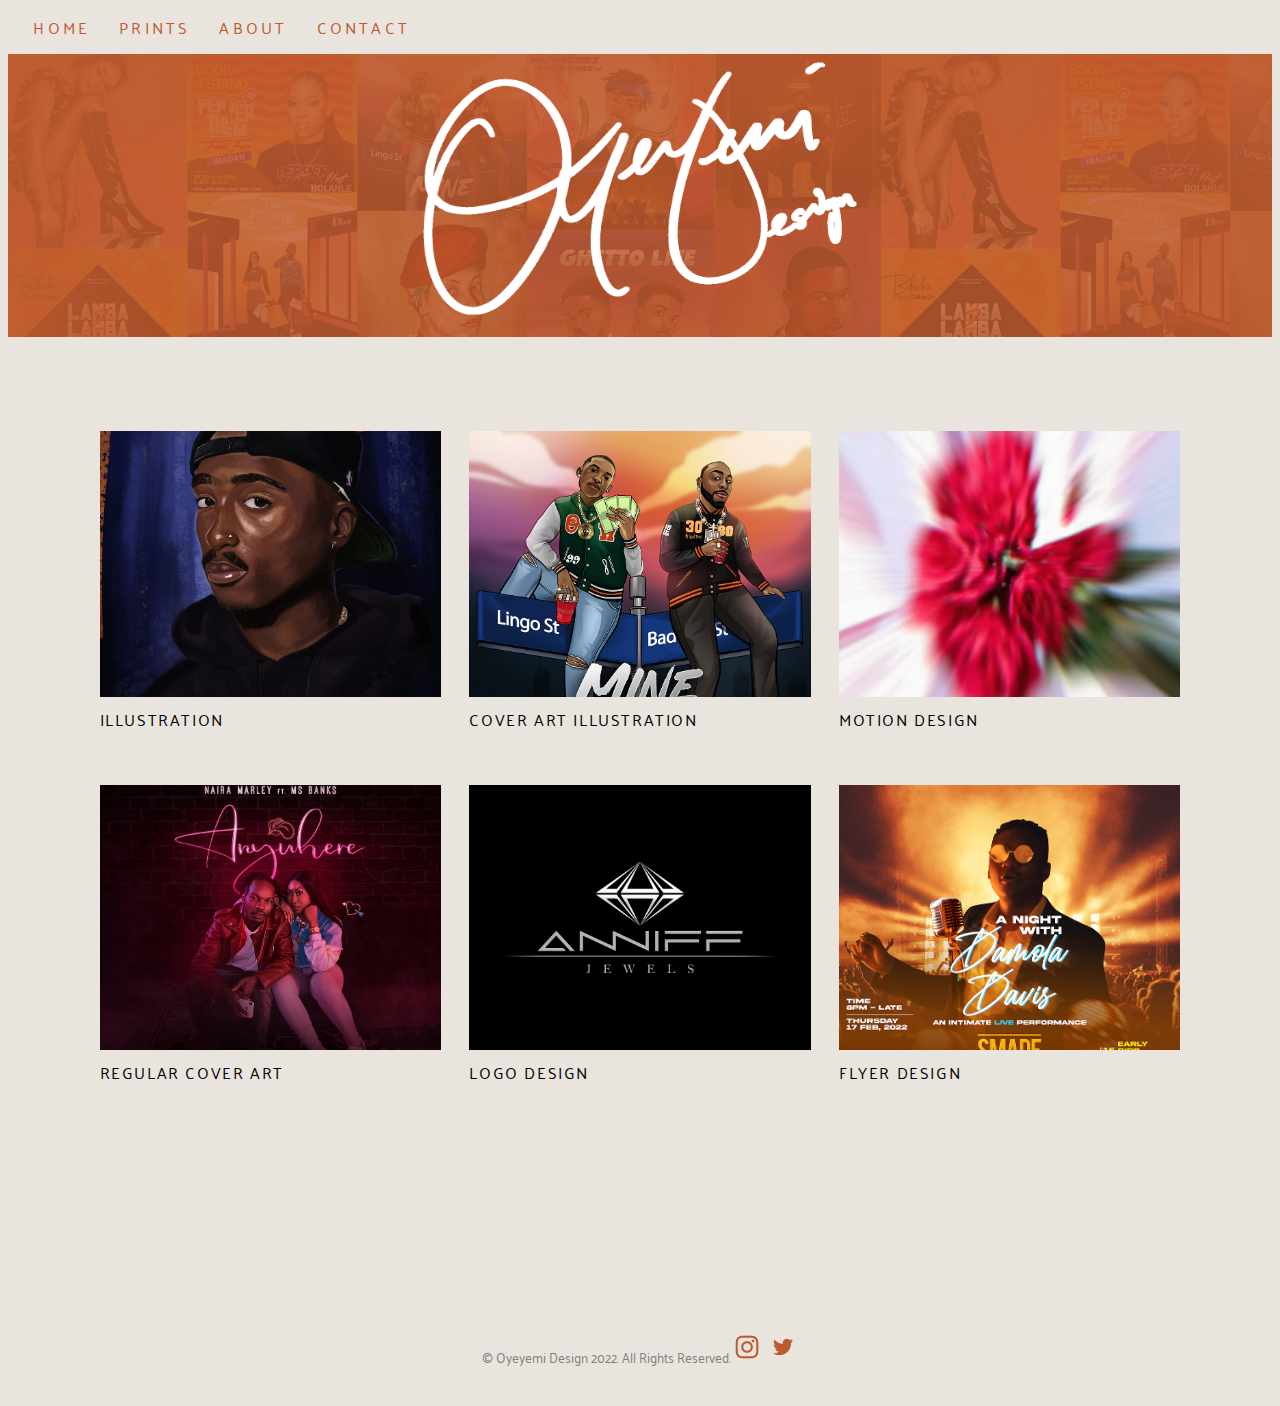
<file: index.html>
<html lang="en">
<head>
    <meta charset="UTF-8">
    <meta http-equiv="X-UA-Compatible" content="IE=edge">
    <meta name="viewport" content="width=device-width, initial-scale=1.0">
    <title>Oyeyemi Design</title>
    <link rel="stylesheet" href="/style.css">
    <link href="https://fonts.googleapis.com/css2?family=Palanquin:wght@300&display=swap" rel="stylesheet">
</head>
<body>
    <header>
        <nav>
            <a href="#home">home</a>
            <a href="https://www.inprnt.com/gallery/oyeyemi/" target="_blank">prints</a>
            <a href="/about.html">about</a>
            <a href="mailto:oyeyemidesign@gmail.com">contact</a>   
        </nav>
        <div class="logo">
            <img src="/resources/images/logo.png" alt="logo">
        </div>
        
        
    </header>
    <article>
        <div class="main">
            <figure class="illustration">
                <a href="./illustration.html"><img class="pac" src="/resources/images/illustrations/review 2pac.jpg" alt="link to illustration"></a>
                <a href="/illustration.html" class="caption">illustration</a>
             </figure>
            <figure class="coverartil">
                <a href="/cover art illustration.html"><img class="chino" src="/resources/images/cover art (Illustration)/Chino.jpg" alt=""></a>
                <a class="caption" href="/cover art illustration.html">cover art illustration</a>
            </figure>
            <figure class="motion">
                <a href="/motion design.html"><img class="motionimg" src="/resources/images/motion design/flower .png" alt="link to motion"></a>
                <a class="caption" href="/motion design.html">motion design</a>
            </figure>
            <figure class="coverart">
                <a href="/cover art.html"><img class="cover" src="/resources/images/cover art /NM anywhere.jpg" alt="link to cover art"></a>
                <a class="caption" href="/cover art.html"> Regular cover art</a>
            </figure>
            <figure class="logodesign">
                <a href="/logo.html"><img class="logo" src="/resources/images/logo design/aniff jewels.jpg" alt="link to cover logo"></a>
                <a class="caption" href="/logo.html">logo design</a>
            </figure>
            <figure class="flyerdesign">
                <a href="/flyer.html"><img class="flyer" src="/resources/images/flyer/a night_.jpg" alt="link to cover flyer"></a>
                <a class="caption" href="/flyer.html">flyer design</a>
            </figure>
        </div>
            
    </article>
    <footer>
        
        <div class="insta">
            <p>&copy; Oyeyemi Design 2022. All Rights Reserved.</p>
            <div class="image">
                <a  href="https://www.instagram.com/oyeyemidesign/"><img src="/resources/images/Instagram.png" alt="instagram link"></a>
                <a  href="https://twitter.com/oyeyemidesign"><img src="/resources/images/twitter.png" alt="twitter link"></a>
            </div>  
        </div>     
    </footer>
</body>
</html>
</file>
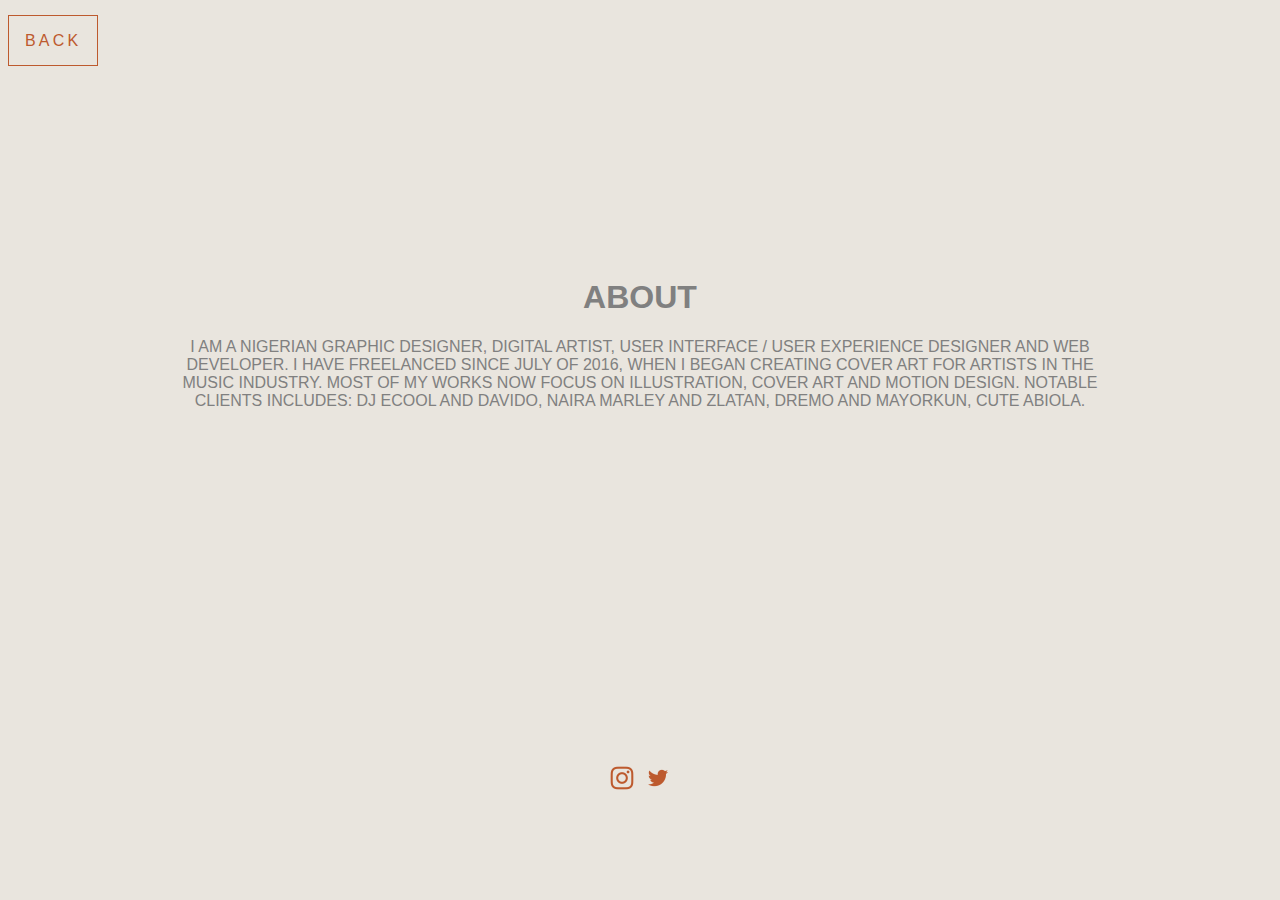
<file: about.html>
<!DOCTYPE html>
<html lang="en">
<head>
    <meta charset="UTF-8">
    <meta http-equiv="X-UA-Compatible" content="IE=edge">
    <meta name="viewport" content="width=device-width, initial-scale=1.0">
    <title>About me</title>
    <link rel="stylesheet" href="/about.css">
</head>
<body>
    <header>
        <a href="/index.html">back</a>
    </header>
    <article>
       <h1>about</h1>
       
       <p>I am a Nigerian graphic designer, digital artist, user interface / user experience designer and web developer. I have freelanced since July of 2016, when I began creating cover art for artists in the music industry.
        Most of my works now focus on Illustration, Cover art and motion design. 
        Notable clients includes: Dj ecool and Davido, Naira marley and Zlatan, Dremo and Mayorkun, Cute Abiola. 
       </p> 
     
    </article>
    <footer>
        
        <div class="insta">
           
            <div class="image">
                <a  href="https://www.instagram.com/oyeyemidesign/"><img src="/resources/images/Instagram.png" alt="instagram link"></a>
                <a  href="https://twitter.com/oyeyemidesign"><img src="/resources/images/twitter.png" alt="twitter link"></a>

            </div>   
        </div>
        
    </footer>
</body>
</html>
</file>
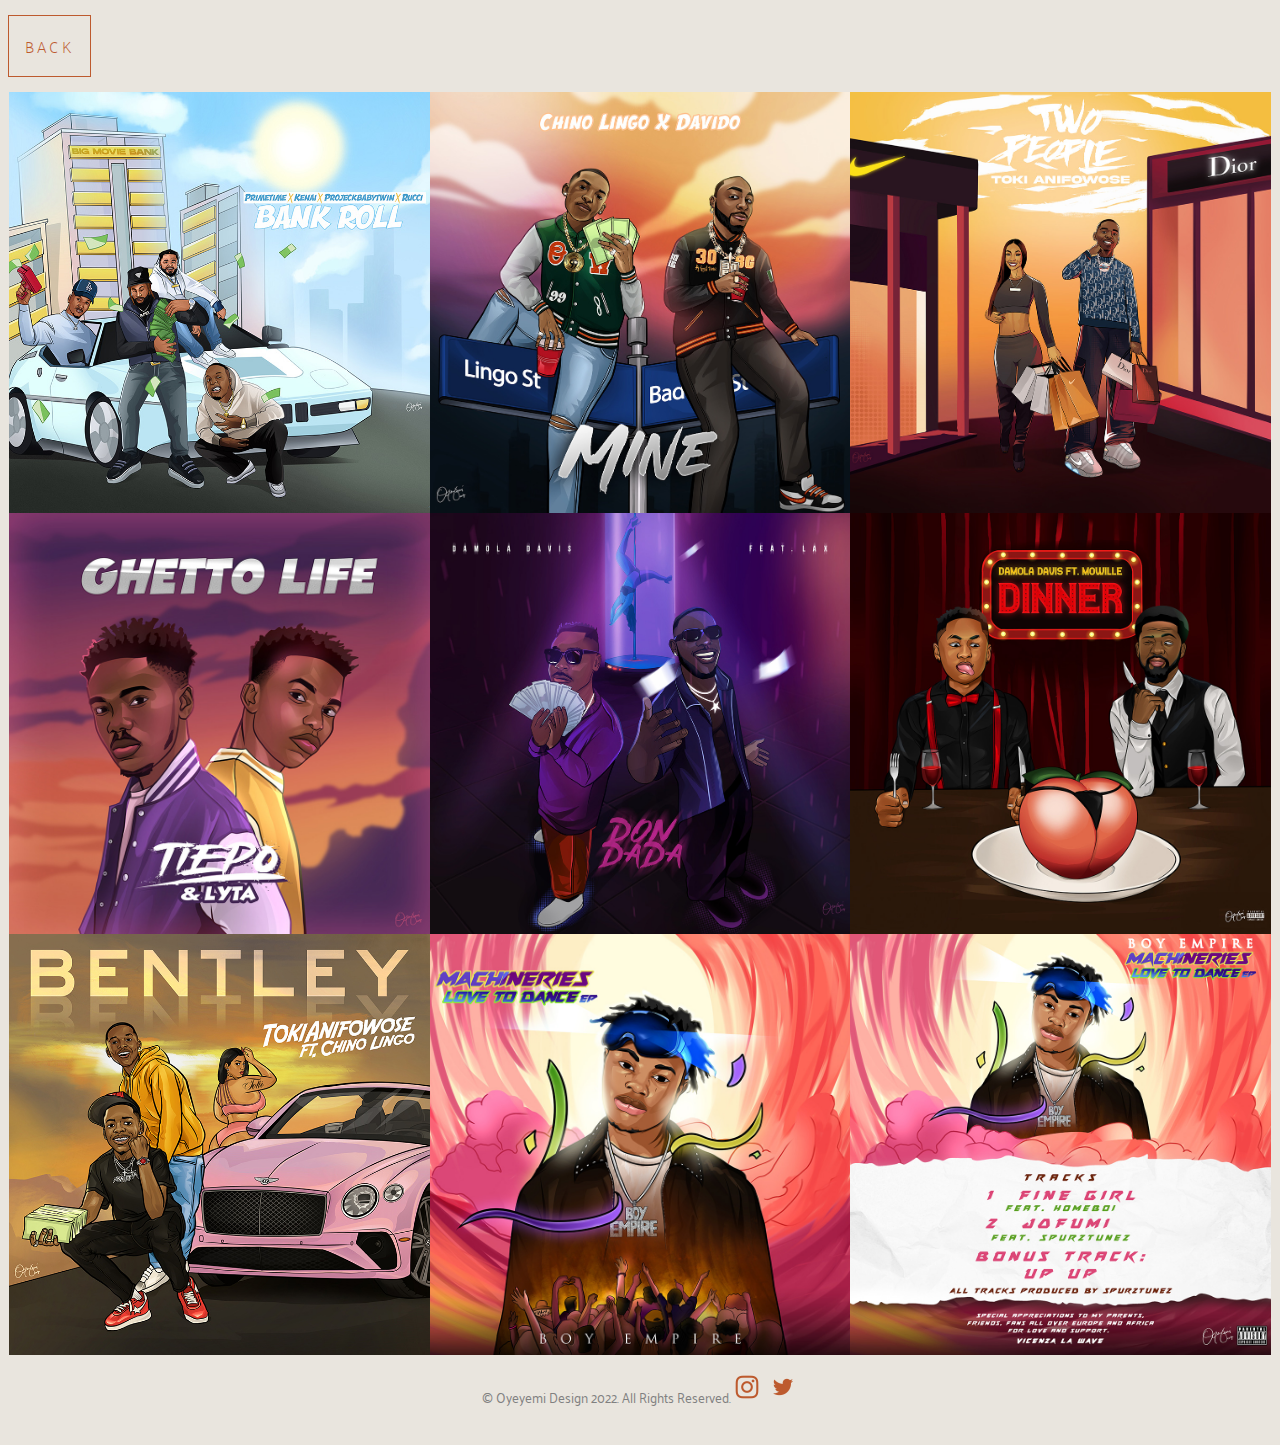
<file: cover art illustration.html>
<html lang="en">
<head>
    <meta charset="UTF-8">
    <meta http-equiv="X-UA-Compatible" content="IE=edge">
    <meta name="viewport" content="width=device-width, initial-scale=1.0">
    <title>cover art illustration</title>
    <link rel="stylesheet" href="/coverart illus.css">
    <link href="https://fonts.googleapis.com/css2?family=Palanquin:wght@300&display=swap" rel="stylesheet">
</head>
<body>
    <header>
        <a href="/index.html">back</a>
    </header>
    <article>
        <img src="/resources/images/cover art (Illustration)/Bank_Roll.jpg" alt="bank roll by primetime">
        <img src="/resources/images/cover art (Illustration)/Chino.jpg" alt="mine by chino and davido">
        <img src="/resources/images/cover art (Illustration)/2_Ppl.jpg" alt="">
        <img src="/resources/images/cover art (Illustration)/Ghetto life.jpg" alt="ghetto life">
        <img src="/resources/images/cover art (Illustration)/Don_2Dada.jpg" alt="don dada">
        <img src="/resources/images/cover art (Illustration)/Dinner.jpg" alt="dinner">
        <img src="/resources/images/cover art (Illustration)/TOKI-_Bentley.jpg" alt="bentley">
        <img src="/resources/images/cover art (Illustration)/Machineries1.jpg" alt="machineries ep">
        <img src="/resources/images/cover art (Illustration)/machineries.jpg" alt="machineries ep back">
        
        
    </article>
    <footer>
        
        <div class="insta">
            <p>&copy; Oyeyemi Design 2022. All Rights Reserved.</p>
            <div class="image">
                <a  href="https://www.instagram.com/oyeyemidesign/"><img src="/resources/images/Instagram.png" alt="instagram link"></a>
                <a  href="https://twitter.com/oyeyemidesign"><img src="/resources/images/twitter.png" alt="twitter link"></a>
            </div>  
        </div>     
    </footer>
</body>
</html>
</file>
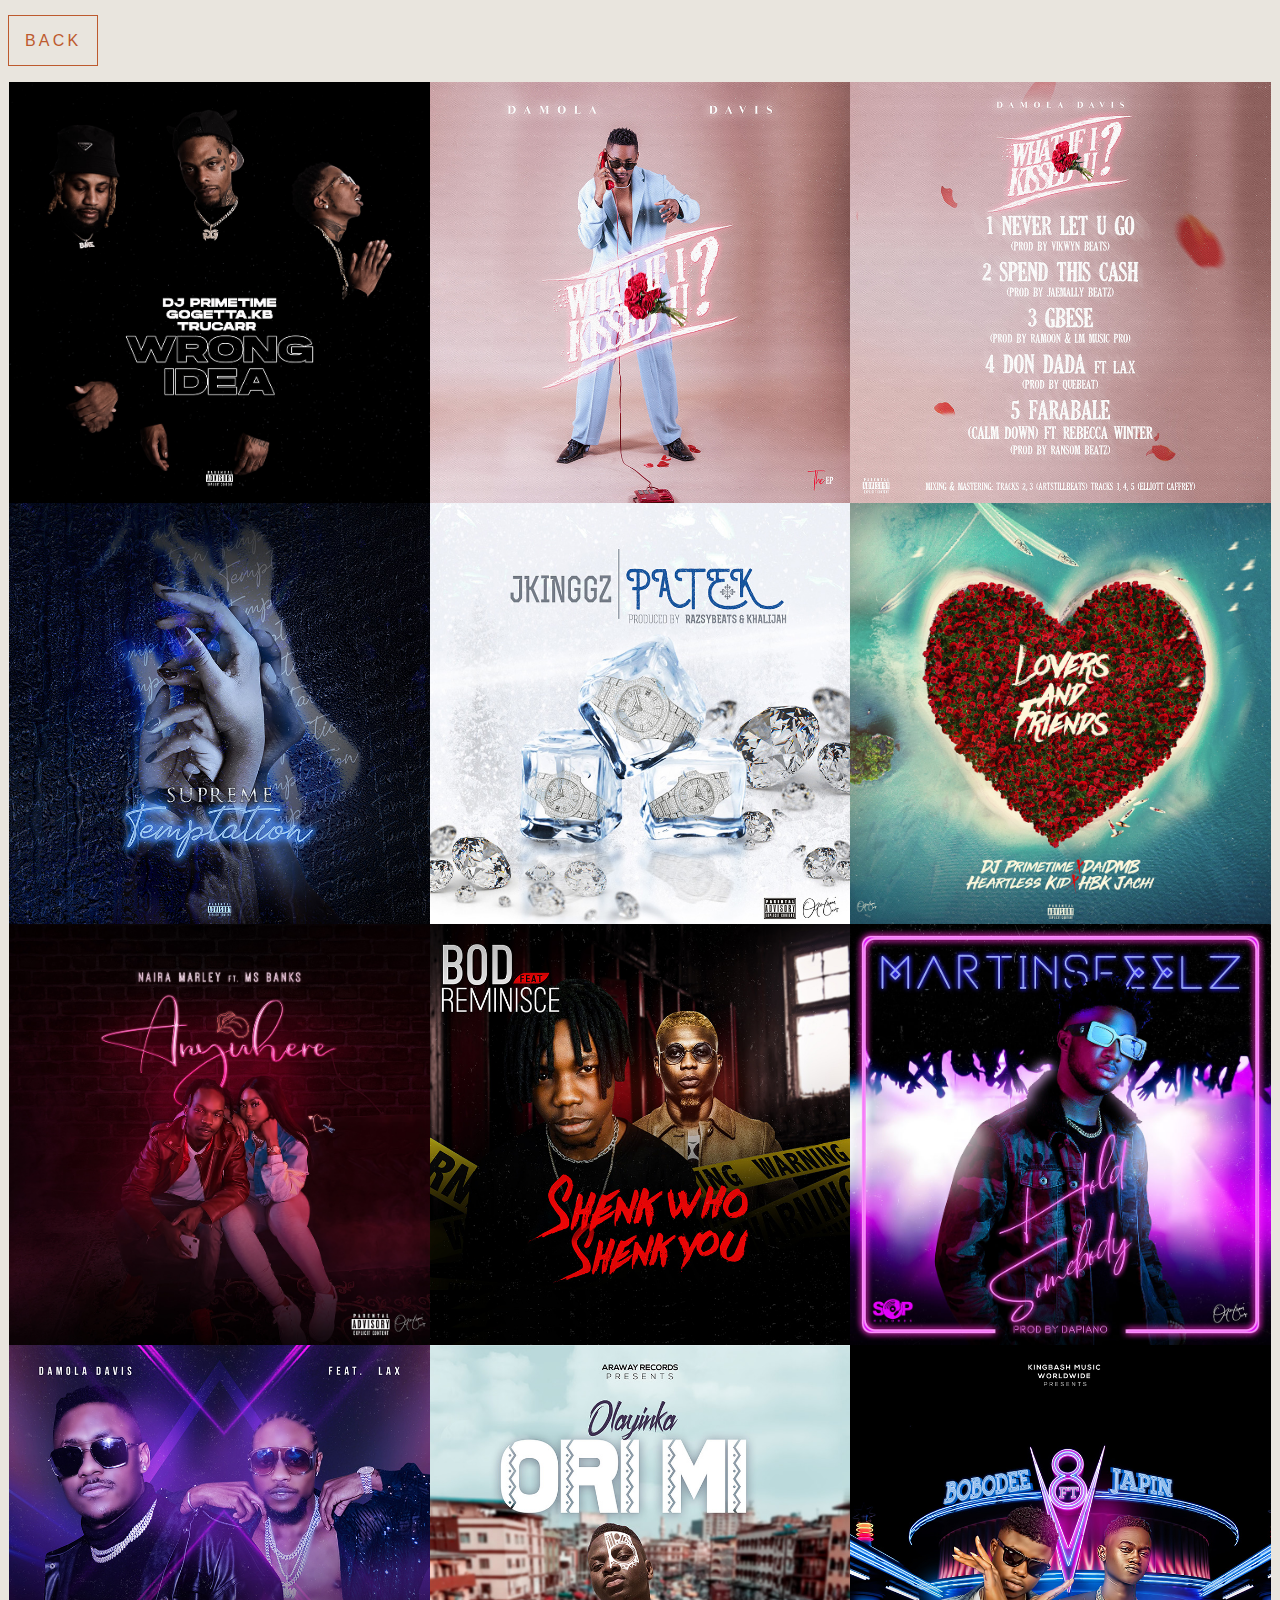
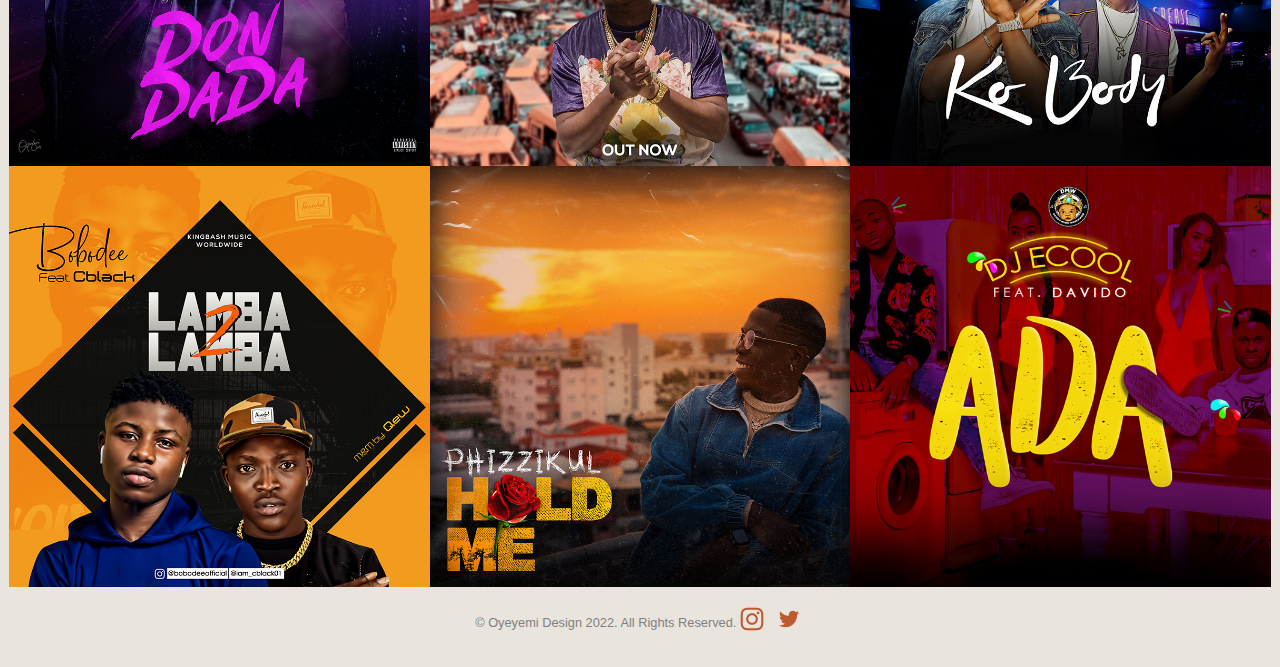
<file: cover art.html>
<html lang="en">
<head>
    <meta charset="UTF-8">
    <meta http-equiv="X-UA-Compatible" content="IE=edge">
    <meta name="viewport" content="width=device-width, initial-scale=1.0">
    <title>Regular cover art</title>
    <link rel="stylesheet" href="/coverart.css">
</head>
<body>
    <header>
        <a href="/index.html">back</a>
    </header>
    <article>
        <img src="/resources/images/cover art /wrong Idea.jpg" alt="wrong idea by primetime">
        <img src="/resources/images/cover art /what if ep 2.jpg" alt="ep by damola davis">
        <img src="/resources/images/cover art /what if ep back.jpg" alt="ep by damola davis">
        <img src="/resources/images/cover art /emptation_.jpg" alt="temptation cover">
        <img src="/resources/images/cover art /patek.jpg" alt="jkinggz patek cover">
        <img src="/resources/images/cover art /lovers n friends.jpg" alt="lovers and friends cover">
        <img src="/resources/images/cover art /NM anywhere.jpg" alt="naira marley cover">
        <img src="/resources/images/cover art /bod.jpg" alt="shenk who cover">
        <img src="/resources/images/cover art /martins feelz_.jpg" alt="hold somebody cover">
        <img src="/resources/images/cover art /dondada.jpg" alt="don dada cover">
        <img src="/resources/images/cover art /olayinka.jpg" alt="ori mi cover">
        <img src="/resources/images/cover art /ko body.jpg" alt="ko body cover">
        <img src="/resources/images/cover art /lamba.jpg" alt="lamba cover">
        <img src="/resources/images/cover art /hold me.jpg" alt="hold me cover">
        <img src="/resources/images/cover art /ecool ada.jpg" alt="ada cover">

        
        
    </article>
    <footer>
        
        <div class="insta">
            <p>&copy; Oyeyemi Design 2022. All Rights Reserved.</p>
            <div class="image">
                <a  href="https://www.instagram.com/oyeyemidesign/"><img src="/resources/images/Instagram.png" alt="instagram link"></a>
                <a  href="https://twitter.com/oyeyemidesign"><img src="/resources/images/twitter.png" alt="twitter link"></a>

            </div>   
        </div>
        
    </footer>
    
</body>
</html>
</file>
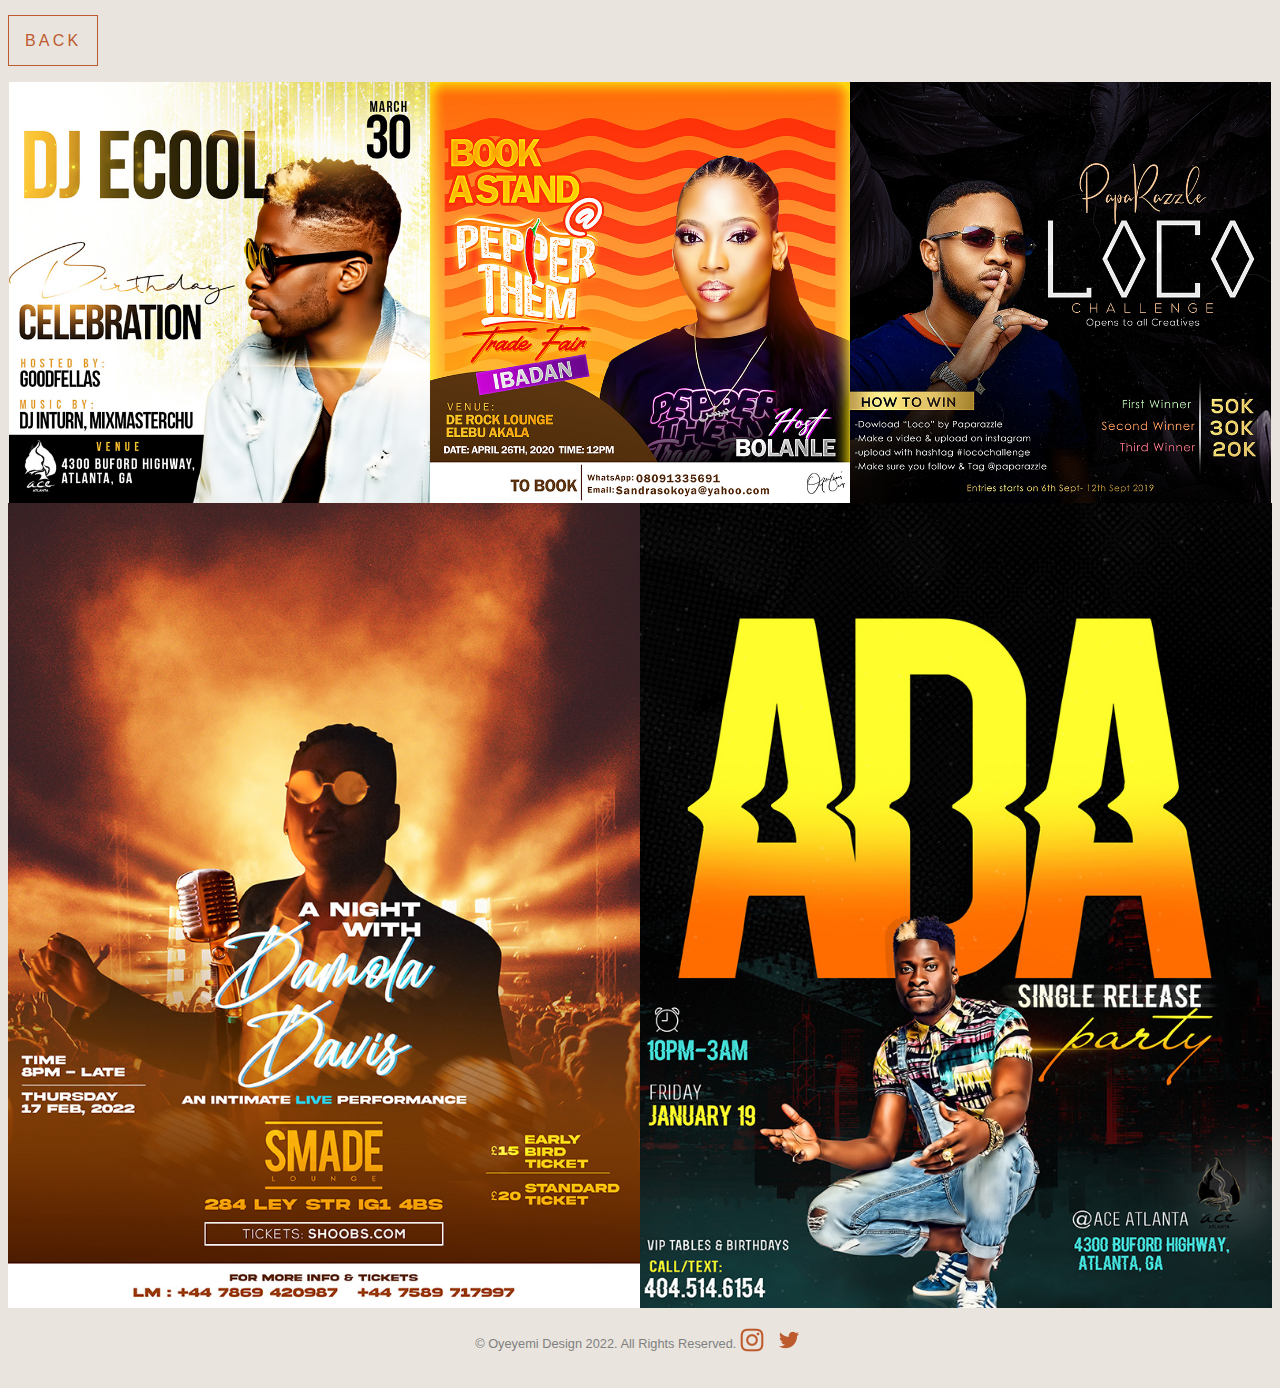
<file: flyer.html>
<html lang="en">
<head>
    <meta charset="UTF-8">
    <meta http-equiv="X-UA-Compatible" content="IE=edge">
    <meta name="viewport" content="width=device-width, initial-scale=1.0">
    <title>flyer design</title>
    <link rel="stylesheet" href="/flyer.css">
</head>
<body>
    <body>
        <header>
            <a href="/index.html">back</a>
        </header>
        <article>
            <img src="/resources/images/flyer/ecool bday.jpg" alt="ecool birthday flter">
            <img src="/resources/images/flyer/pepper dem.jpg" alt="pepper dem flyer">
            <img src="/resources/images/flyer/loco_.jpg" alt="grey records logo">
            <div class="big">
                <img src="/resources/images/flyer/a night_.jpg" class="one" alt="damola flyer">
                <img src="/resources/images/flyer/ada.jpg" class="two" alt="ada party flyer">
            </div>
           
            
            
            
            
        </article>
        <footer>
            
            <div class="insta">
                <p>&copy; Oyeyemi Design 2022. All Rights Reserved.</p>
                <div class="image">
                    <a  href="https://www.instagram.com/oyeyemidesign/"><img src="/resources/images/Instagram.png" alt="instagram link"></a>
                    <a  href="https://twitter.com/oyeyemidesign"><img src="/resources/images/twitter.png" alt="twitter link"></a>
    
                </div>   
            </div>
            
        </footer>
</body>
</html>
</file>
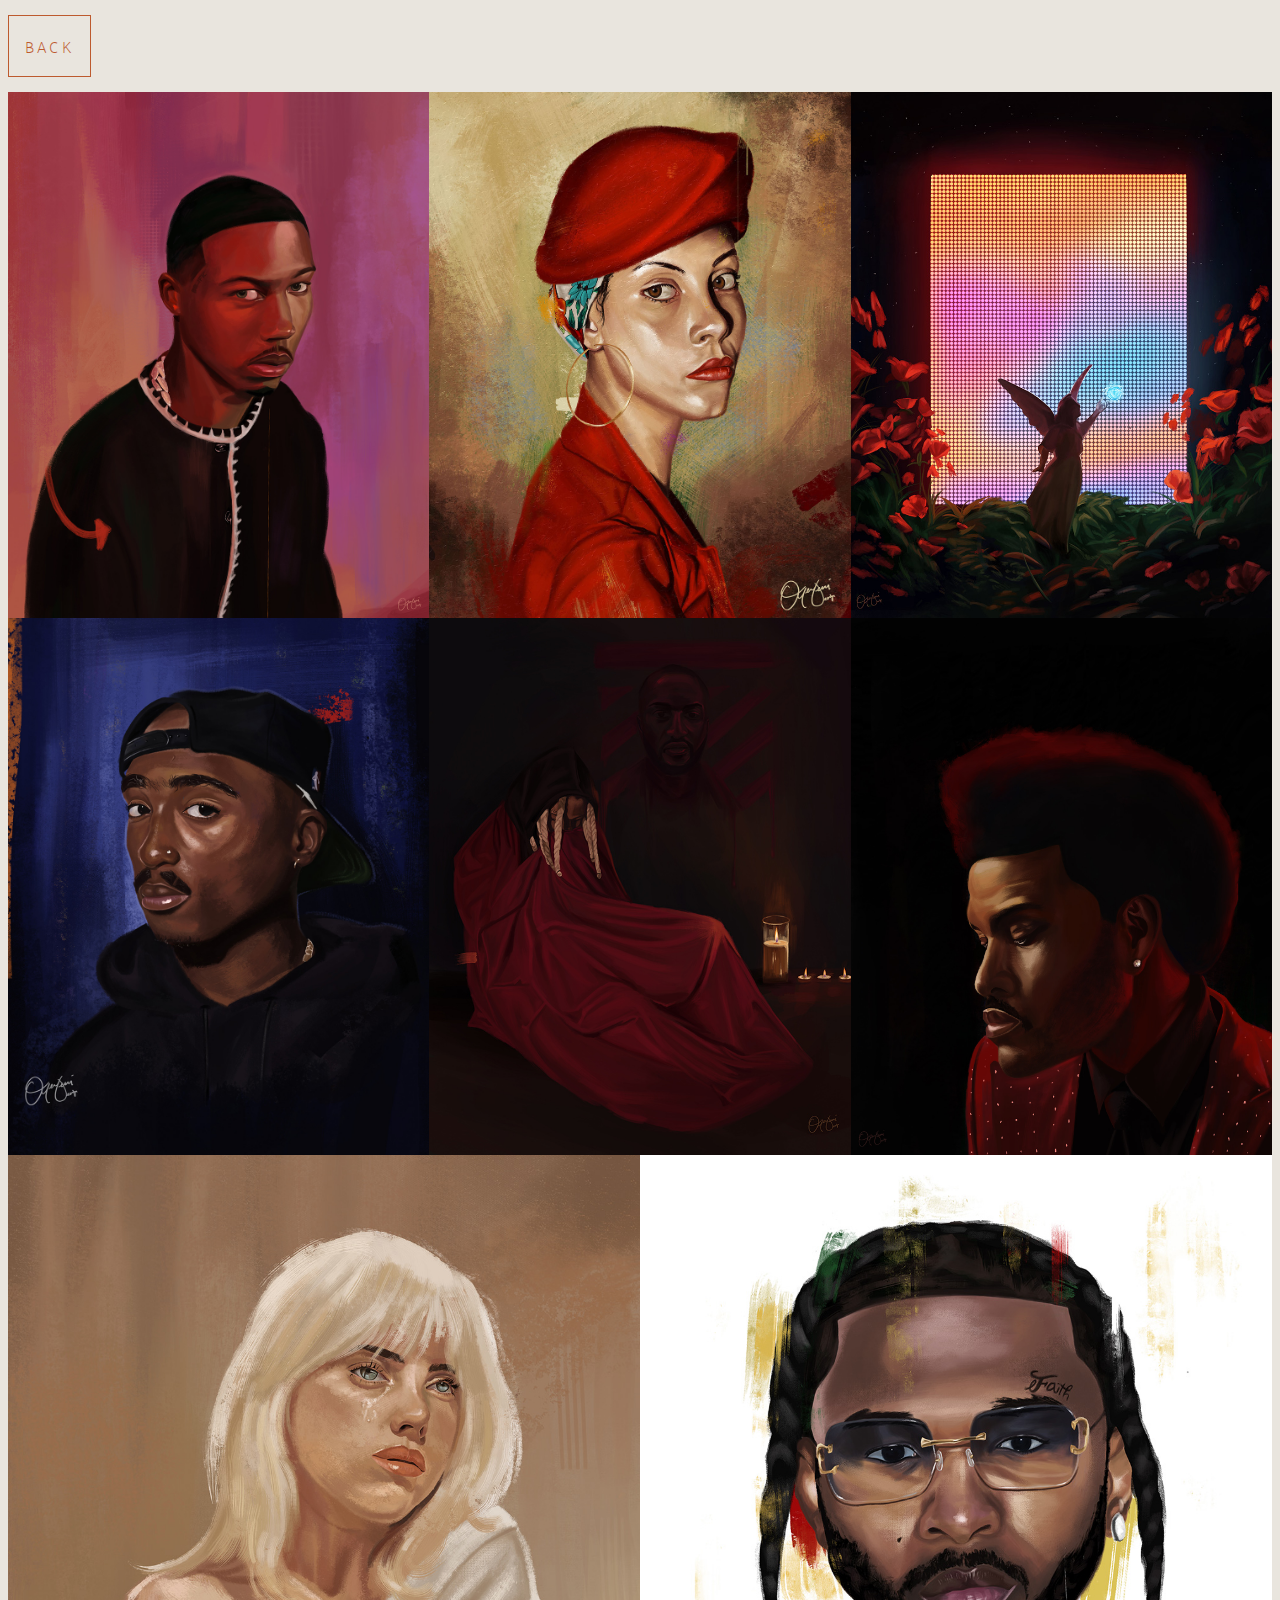
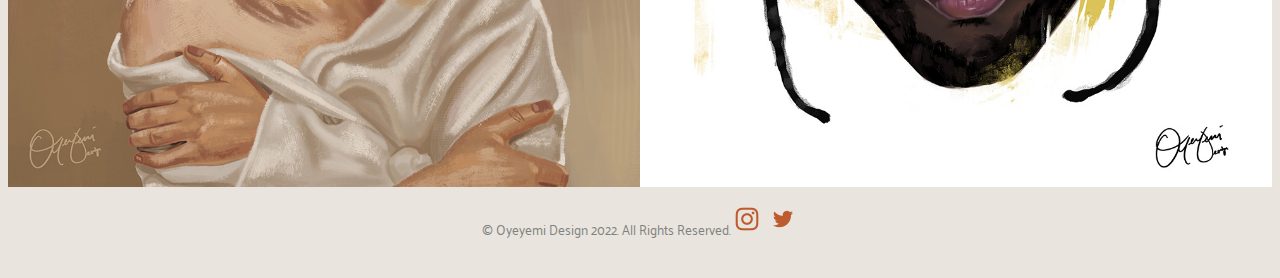
<file: illustration.html>
<html lang="en">
<head>
    <meta charset="UTF-8">
    <meta http-equiv="X-UA-Compatible" content="IE=edge">
    <meta name="viewport" content="width=device-width, initial-scale=1.0">
    <title>illustration</title>
    <link rel="stylesheet" href="/illustration.css">
    <link href="https://fonts.googleapis.com/css2?family=Palanquin:wght@300&display=swap" rel="stylesheet">
</head>
<body>
    <header>
        <a href="/index.html">back</a>
    </header>
    <article>
        <img src="/resources/images/illustrations/Roddy_Rich.jpg" alt="roddy ricch">
        <img src="/resources/images/illustrations/lady in red.jpg" alt="lady in red">
        <img src="/resources/images/illustrations/roses.jpg" alt="roses">
        <img src="/resources/images/illustrations/review 2pac.jpg" alt="2pac">
        <img src="/resources/images/illustrations/What_happened_to_virgil.jpg" alt="lil durk what happened to virgin">
        <img src="/resources/images/illustrations/weeknd.jpg" alt="the weeknd">
        <!--<div id="smoke">
            <img src="/resources/images/illustrations/Quiet_time.jpg" alt="smoking in the bathroom">
        </div>-->

        <img src="/resources/images/illustrations/Billie.jpg" alt="billie eilish">
        <img src="/resources/images/illustrations/Pop_Smoke.jpg" alt="pop smoke">
        
    </article>
    <footer>
        
        <div class="insta">
            <p>&copy; Oyeyemi Design 2022. All Rights Reserved.</p>
            <div class="image">
                <a  href="https://www.instagram.com/oyeyemidesign/"><img src="/resources/images/Instagram.png" alt="instagram link"></a>
                <a  href="https://twitter.com/oyeyemidesign"><img src="/resources/images/twitter.png" alt="twitter link"></a>

            </div>   
        </div>
        
    </footer>
</body>
</html>
</file>
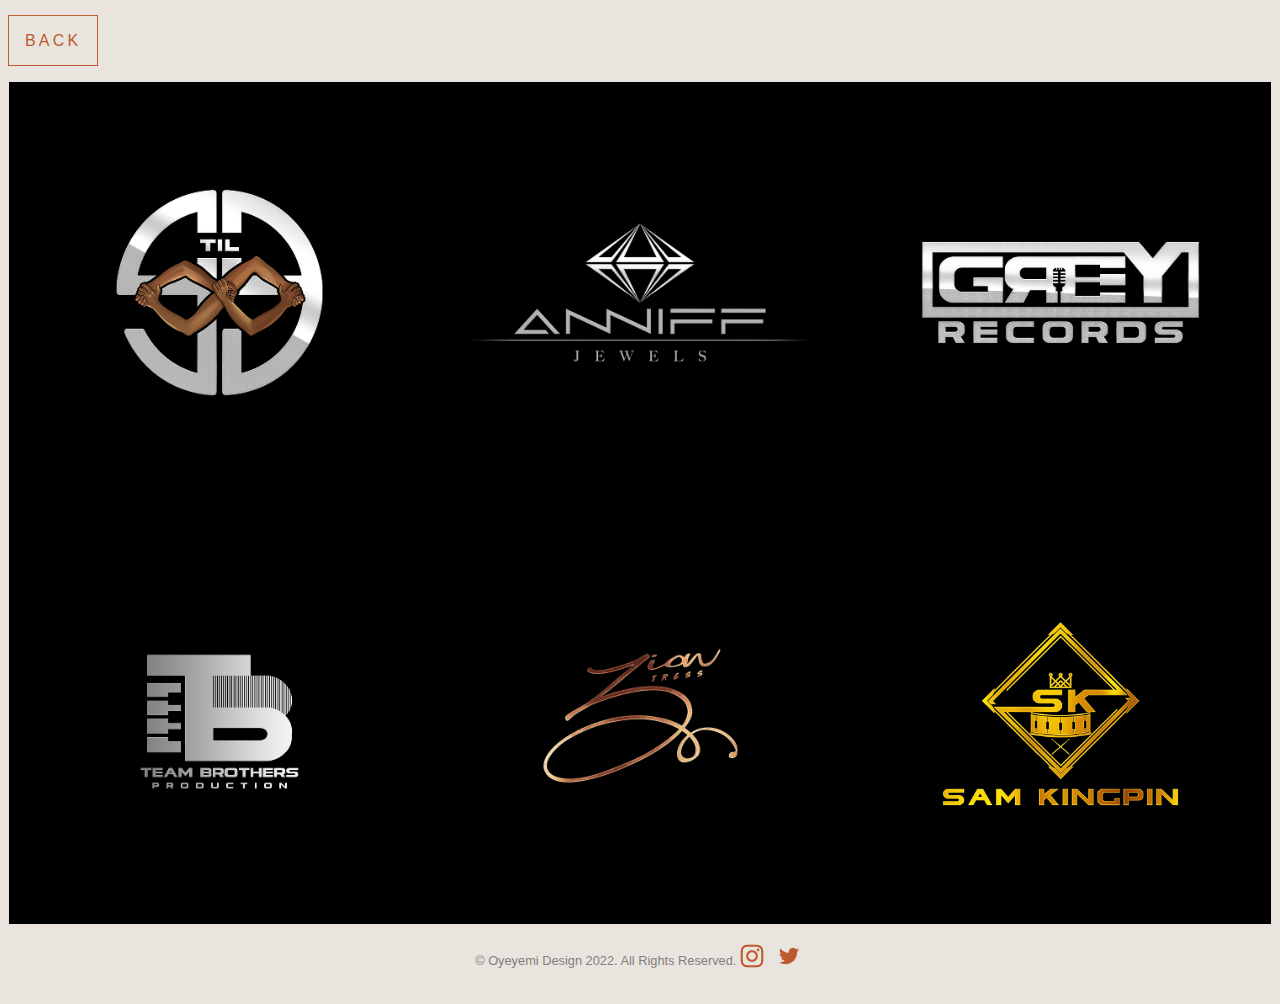
<file: logo.html>
<html lang="en">
<head>
    <meta charset="UTF-8">
    <meta http-equiv="X-UA-Compatible" content="IE=edge">
    <meta name="viewport" content="width=device-width, initial-scale=1.0">
    <title>logo Design</title>
    <link rel="stylesheet" href="/logo.css">
</head>
<body>
    <header>
        <a href="/index.html">back</a>
    </header>
    <article>
        <img src="/resources/images/logo design/99til Infinity.jpg" alt="99 till infinity logo">
        <img src="/resources/images/logo design/aniff jewels.jpg" alt="aniff jewel logo">
        <img src="/resources/images/logo design/Grey_.jpg" alt="grey records logo">
        <img src="/resources/images/logo design/team brothers logo.jpg" alt="team brothers logo">
        <img src="/resources/images/logo design/zion tress.jpg" alt="zion tress logo">
        <img src="/resources/images/logo design/sam king logo_.jpg" alt="sam kingpin logo">
        
        
        
    </article>
    <footer>
        
        <div class="insta">
            <p>&copy; Oyeyemi Design 2022. All Rights Reserved.</p>
            <div class="image">
                <a  href="https://www.instagram.com/oyeyemidesign/"><img src="/resources/images/Instagram.png" alt="instagram link"></a>
                <a  href="https://twitter.com/oyeyemidesign"><img src="/resources/images/twitter.png" alt="twitter link"></a>

            </div>   
        </div>
        
    </footer>
</body>
</html>
</file>
<file: style.css>
* {
    box-sizing: border-box;
}

body {
    background-color: #e9e5de;
    font-family: 'Palanquin', sans-serif;
}

header .logo {
    background-image: url(/resources/images/banner\ 2.jpg);
    background-repeat:;
    background-size: cover;
    width: 100%;
    max-height: 40%;
   position: relative;
   top: 2rem;
  

}


.logo img {
    width: 35%;
    margin: 0 auto;
    display: block;
    
}

nav a {
    text-decoration: none;
    color: #bd5a2e;
    text-transform: uppercase;
    padding: 1%;
    letter-spacing: 0.2rem;
    
}
nav a:hover {
    cursor: pointer;
    color: grey;
}



nav {
    display: block;
    width: 100%;
    background-color: #e9e5de;
    padding: 1%;
    position: fixed;
    top: 0%;
    z-index: 1;
}

article {
    max-width: 100%;
    height: 100%;
    margin-top: 10%;
    

}
.main {
    max-width: 100%;
    height: 100%;
    display: flex;
    flex-wrap: wrap;
    margin: 0% 5%;
    justify-content: space-evenly;

}


article .main .illustration {
    background-color: #e9e5de;
    margin: 0%;
    width: 30%;
    height: 30%;
    
}

.illustration .pac:hover {
    cursor: pointer;
    opacity: 0.5;
}

.illustration .pac {
    width: 100%;
    max-height: 100%;
    object-fit: cover;
}
.illustration .caption {
    font-size: 1rem;
    color: black;
    text-transform: uppercase;
    text-decoration: none;
    letter-spacing: 0.1rem;
    position: relative;
    top: 0.5rem;
    
         
}

article .main .coverartil {
    width: 30%;
    height: 30%;
    background-color: #e9e5de;
    margin: 0%;
    


}
 
.coverartil .chino {
    width: 100%;
    max-height: 100%;
    object-fit: cover;   
}
.coverartil .chino:hover {
    cursor: pointer;
    opacity: 0.5;
} 
.coverartil .caption {
    font-size: 1rem;
    color: black;
    text-transform: uppercase;
    text-decoration: none;
    letter-spacing: 0.1rem;
    position: relative;
    top: 0.5rem;
         
}

article .main .motion {
    width: 30%;
    height: 30%;
    background-color: #e9e5de;
    margin: 0%;
   

}
 
.motion .motionimg {
    width: 100%;
    max-height: 100%;
    object-fit: cover;   
}
.motion .motionimg:hover {
    cursor: pointer;
    opacity: 0.5;
} 
.motion .caption {
    font-size: 1rem;
    color: black;
    text-transform: uppercase;
    text-decoration: none;
    letter-spacing: 0.1rem;
    position: relative;
    top: 0.5rem;
         
}

article .main .coverart {
    width: 30%;
    height: 30%;
    background-color: #e9e5de;
    margin: 0%;
    position: relative;
    bottom: 10%;

}

.coverart .cover {
    width: 100%;
    max-height: 100%;
    object-fit: cover;   
}
.coverart .cover:hover {
    cursor: pointer;
    opacity: 0.5;
} 
.coverart .caption {
    font-size: 1rem;
    color: black;
    text-transform: uppercase;
    text-decoration: none;
    letter-spacing: 0.1rem;
    position: relative;
    top: 0.5rem;
         
}

article .main .logodesign {
    width: 30%;
    height: 30%;
    background-color: #e9e5de;
    margin: 0%;
    position: relative;
    bottom: 10%;

}

.logodesign .logo {
    width: 100%;
    max-height: 100%;
    object-fit: cover;   
}
.logodesign .logo:hover {
    cursor: pointer;
    opacity: 0.5;
} 
.logodesign .caption {
    font-size: 1rem;
    color: black;
    text-transform: uppercase;
    text-decoration: none;
    letter-spacing: 0.1rem;
    position: relative;
    top: 0.5rem;
         
}

article .main .flyerdesign {
    width: 30%;
    height: 30%;
    background-color: #e9e5de;
    margin: 0%;
    position: relative;
    bottom: 10%;

}

.flyerdesign .flyer {
    width: 100%;
    max-height: 100%;
    object-fit: cover;   
}
.flyerdesign .flyer:hover {
    cursor: pointer;
    opacity: 0.5;
} 
.flyerdesign .caption {
    font-size: 1rem;
    color: black;
    text-transform: uppercase;
    text-decoration: none;
    letter-spacing: 0.1rem;
    position: relative;
    top: 0.5rem;
         
}

.caption:hover {
    cursor: pointer;
    opacity: 0.5;
}


footer p { color: grey;
    font-size: 0.8rem;
       
}

.image img { 
    width: 2rem;
    
}

footer .insta {
    width: 100%;
    padding: 1rem;
    display: flex;
    justify-content: center;
     
   
}
footer {
    
}

/*media enqueries*/   


@media only screen and (max-width: 470px) {
   
    article .main .illustration, article .main .coverartil, article .main .motion, article .main .coverart, article .main .logodesign, article .main .flyerdesign {
        width: 100%;
        margin: 2rem 0rem;
        position: relative;
        
    }
    .main {
        max-width: 100%;
        height: 100%;
        margin: 0 auto;
    }
   footer {
        position: relative;
        top: 110%;
        margin-top: 10rem;
        

    }

    article .main .coverart, article .main .motion, article .main .coverart, article .main .logodesign, article .main .flyerdesign {
        position: relative;
        top: 1%;
        
    
    }
    
        
        
}



@media only screen and (min-width: 471px) and (max-width: 768px) {
    article .main .illustration, article .main .coverartil, article .main .motion, article .main .coverart, article .main .logodesign, article .main .flyerdesign {
      width: 45%; 
      position: relative;
      top: 1rem;
      margin-bottom: 5rem;

    }
    .main {
        margin: 0%;
    }
    article {
        max-width: 100%;
        height: 100%;
        margin-top: 10%;
        
    }

    article .main .coverart {
        
    }
    footer {
        position: relative;
        top: 10rem;
    }

}
</file>
<file: about.css>
* {
    box-sizing: border-box;
}

body {
    background-color: #e9e5de;
    font-family: 'Palanquin', sans-serif;
}

header a {
    text-decoration: none;
    font-size: 1rem;
    color: #bd5a2e;
    font-weight: lighter;
    text-transform: uppercase;
    border: #bd5a2e solid 0.1rem;
    padding: 1rem;
    letter-spacing: 0.2rem;

}
header a:hover {
    color: grey;
    cursor: pointer;
    border: grey solid 0.1rem;
}

header {
    margin-top: 2rem;

}


footer p { color: grey;
    font-size: 0.8rem;
       
}

.image img { 
    width: 2rem;
    
}

footer .insta {
    width: 100%;
    padding: 1rem;
    display: flex;
    justify-content: center;
      
}
footer {
    margin-top: 10rem;
}
article {
width: 100%;
padding: 10rem;
margin-top: 3rem;

}
article h1 {
    font-size: 2rem;
    text-transform: uppercase;
    text-align: center;
    color: grey;
      
}
article p {
    text-transform: uppercase;
    text-align: center;
    color: grey;
}

@media only screen and (max-width: 470px) {
    header a {
       
        display: block;
        
    
        }
        header {
            width: 100%;
            height: 5%;
              
           
        }
        article {
            width: 100%;
            padding: 3rem;}
}
</file>
<file: coverart illus.css>
* {
    box-sizing: border-box;
}

body {
    background-color: #e9e5de;
    font-family: 'Palanquin', sans-serif;
}

header a {
    text-decoration: none;
    font-size: 1rem;
    color: #bd5a2e;
    font-weight: lighter;
    text-transform: uppercase;
    border: #bd5a2e solid 0.1rem;
    padding: 1rem;
    letter-spacing: 0.2rem;

}
header a:hover {
    color: grey;
    cursor: pointer;
    border: grey solid 0.1rem;
}

header {
    margin-top: 2rem;

}

article {
    width: 100%;
     display: flex;
     flex-wrap: wrap;
     margin-top: 2rem;
     justify-content: center;
     
     
 }
 article img {
     width: 33.3%; 
    
 }

 footer p { color: grey;
    font-size: 0.8rem;
       
}

.image img { 
    width: 2rem;
    
}

footer .insta {
    width: 100%;
    padding: 1rem;
    display: flex;
    justify-content: center;
     
   
}

 @media only screen and (max-width: 470px) {
    article img {
        width: 100%;
    }
    header a {
       
        display: block;
        
    
        }
        header {
            width: 100%;
            height: 5%;
              
           
        }
</file>
<file: coverart.css>
* {
    box-sizing: border-box;
}


body {
    background-color: #e9e5de;
    font-family: 'Palanquin', sans-serif;
}

header a {
    text-decoration: none;
    font-size: 1rem;
    color: #bd5a2e;
    font-weight: lighter;
    text-transform: uppercase;
    border: #bd5a2e solid 0.1rem;
    padding: 1rem;
    letter-spacing: 0.2rem;

}
header a:hover {
    color: grey;
    cursor: pointer;
    border: grey solid 0.1rem;
}

header {
    margin-top: 2rem;

}

article {
   width: 100%;
    display: flex;
    flex-wrap: wrap;
    margin-top: 2rem;
    justify-content: center;
    
    
}
article img {
    width: 33.3%; 
   
}

footer p { color: grey;
    font-size: 0.8rem;
       
}

.image img { 
    width: 2rem;
    
}

footer .insta {
    width: 100%;
    padding: 1rem;
    display: flex;
    justify-content: center;
     
   
}

@media only screen and (max-width: 470px) {
    article img {
        width: 100%;
    }
    header a {
       
    display: block;
    

    }
    header {
        width: 100%;
        height: 5%;
          
       
    }
}
</file>
<file: flyer.css>
* {
    box-sizing: border-box;
}

body {
    background-color: #e9e5de;
    font-family: 'Palanquin', sans-serif;
}

header a {
    text-decoration: none;
    font-size: 1rem;
    color: #bd5a2e;
    font-weight: lighter;
    text-transform: uppercase;
    border: #bd5a2e solid 0.1rem;
    padding: 1rem;
    letter-spacing: 0.2rem;

}
header a:hover {
    color: grey;
    cursor: pointer;
    border: grey solid 0.1rem;
}

header {
    margin-top: 2rem;

}

article {
   width: 100%;
    display: flex;
    flex-wrap: wrap;
    margin-top: 2rem;
    justify-content: center;
    
    
}
article img {
    width: 33.3%; 
   
}
.big .one, .big .two {
    width: 50%;
}
.big {
    display: flex;
}

footer p { color: grey;
    font-size: 0.8rem;
       
}

.image img { 
    width: 2rem;
    
}

footer .insta {
    width: 100%;
    padding: 1rem;
    display: flex;
    justify-content: center;
     
   
}

@media only screen and (max-width: 470px) {
    article img {
        width: 100%;
    }
    .big .one, .big .two {
        width: 100%;
    }
    .big {
        display: inline;
    }
    header a {
       
    display: block;
    

    }
    header {
        width: 100%;
        height: 5%;
          
       
    }
}
</file>
<file: illustration.css>
* {
    box-sizing: border-box;
}

body {
    background-color: #e9e5de;
    font-family: 'Palanquin', sans-serif;
}

header a {
    text-decoration: none;
    font-size: 1rem;
    color: #bd5a2e;
    font-weight: lighter;
    text-transform: uppercase;
    border: #bd5a2e solid 0.1rem;
    padding: 1rem;
    letter-spacing: 0.2rem;

}
header a:hover {
    color: grey;
    cursor: pointer;
    border: grey solid 0.1rem;
}

header {
    margin-top: 2rem;

}

article {
   width: 100%;
    display: flex;
    flex-wrap: wrap;
    margin-top: 2rem;
    justify-content: center;
    
    
}
article img {
    width: 33.3%; 
    flex: 1 1;
   
}

footer p { color: grey;
    font-size: 0.8rem;
       
}

.image img { 
    width: 2rem;
    
}

footer .insta {
    width: 100%;
    padding: 1rem;
    display: flex;
    justify-content: center;
     
   
}

#smoke{
    display: flex;
    justify-content: center;
    width: 100%;
}


@media only screen and (max-width: 470px) {
    article img {
        width: 100%;
    }
    header a {
       
        display: block;
        
    
        }
        header {
            width: 100%;
            height: 5%;
              
           
        }
}
</file>
<file: logo.css>
* {
    box-sizing: border-box;
}

body {
    background-color: #e9e5de;
    font-family: 'Palanquin', sans-serif;
}

header a {
    text-decoration: none;
    font-size: 1rem;
    color: #bd5a2e;
    font-weight: lighter;
    text-transform: uppercase;
    border: #bd5a2e solid 0.1rem;
    padding: 1rem;
    letter-spacing: 0.2rem;

}
header a:hover {
    color: grey;
    cursor: pointer;
    border: grey solid 0.1rem;
}

header {
    margin-top: 2rem;

}

article {
   width: 100%;
    display: flex;
    flex-wrap: wrap;
    margin-top: 2rem;
    justify-content: center;
   
    
    
}
article img {
    width: 33.3%;
    m 
   
}

footer p { color: grey;
    font-size: 0.8rem;
       
}

.image img { 
    width: 2rem;
    
}

footer .insta {
    width: 100%;
    padding: 1rem;
    display: flex;
    justify-content: center;
     
   
}

@media only screen and (max-width: 470px) {
    article img {
        width: 100%;
    }
    header a {
       
    display: block;
    

    }
    header {
        width: 100%;
        height: 5%;
          
       
    }
}
</file>
